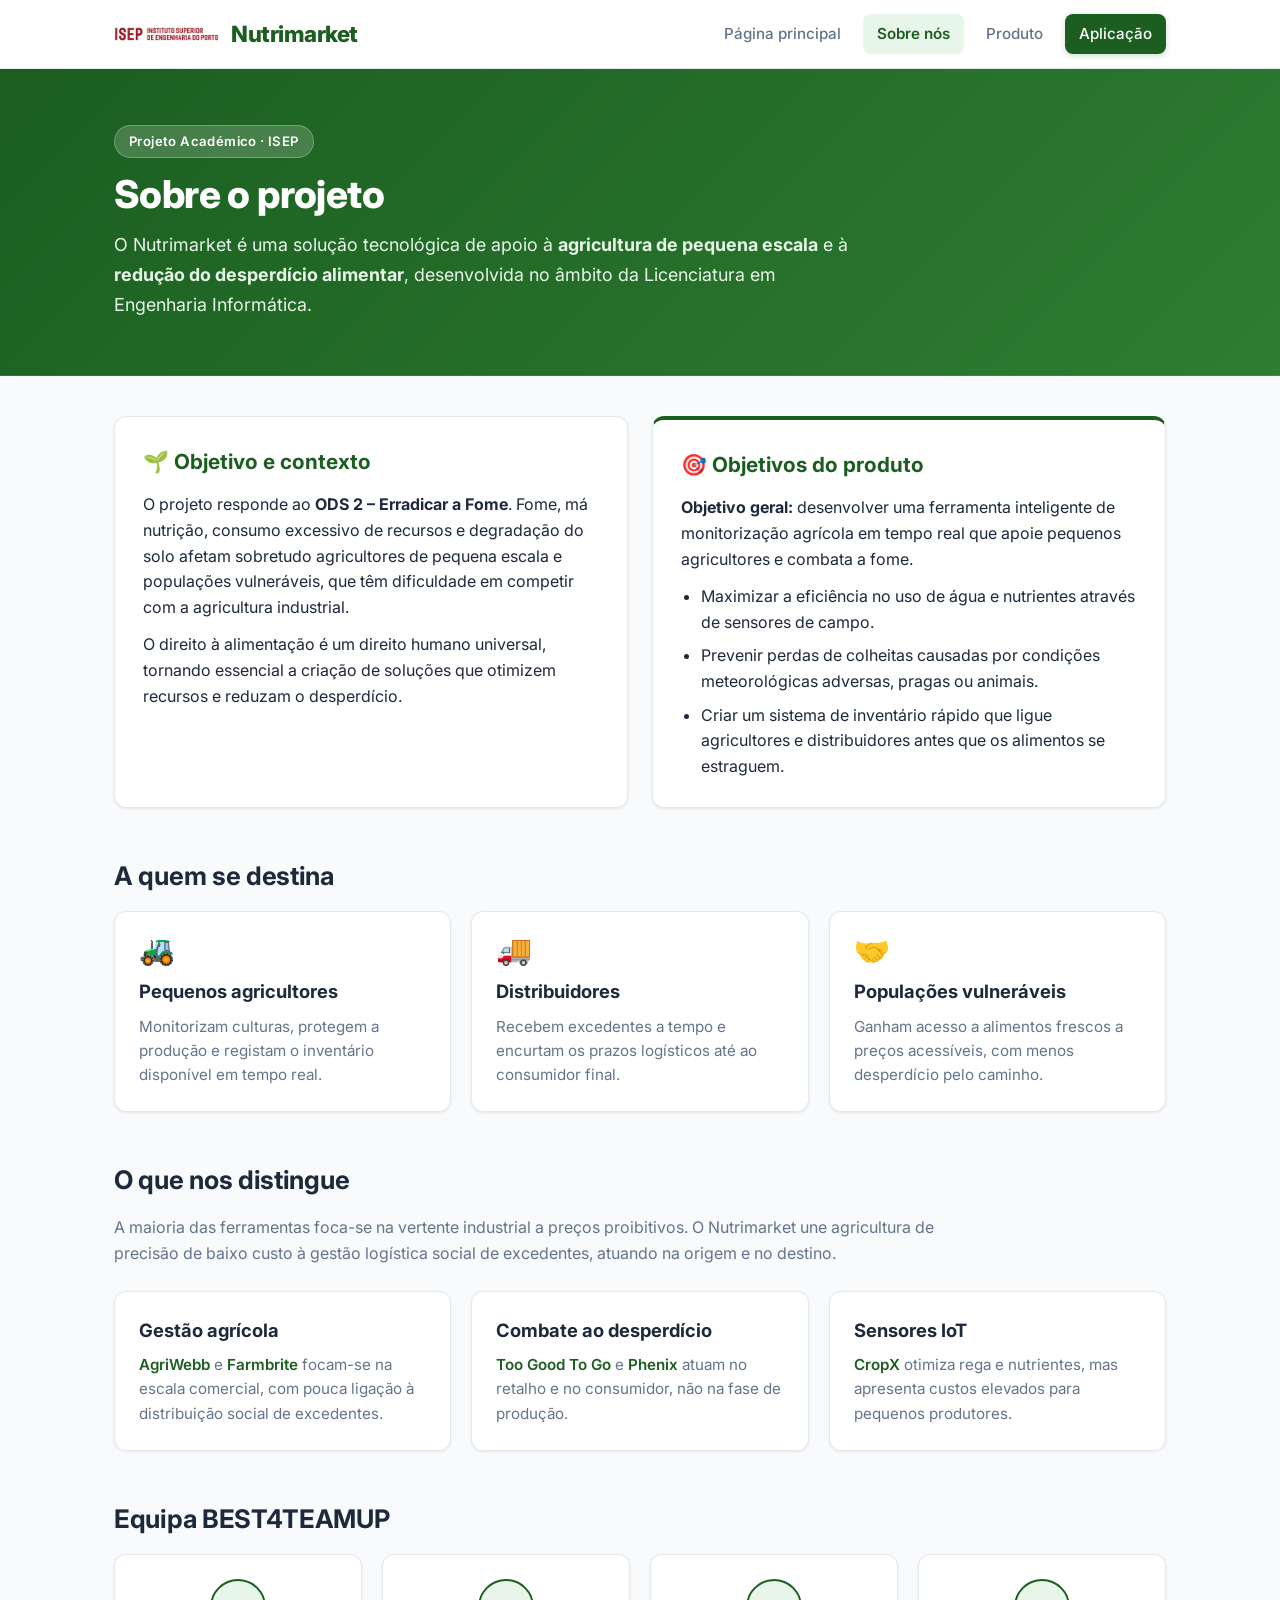
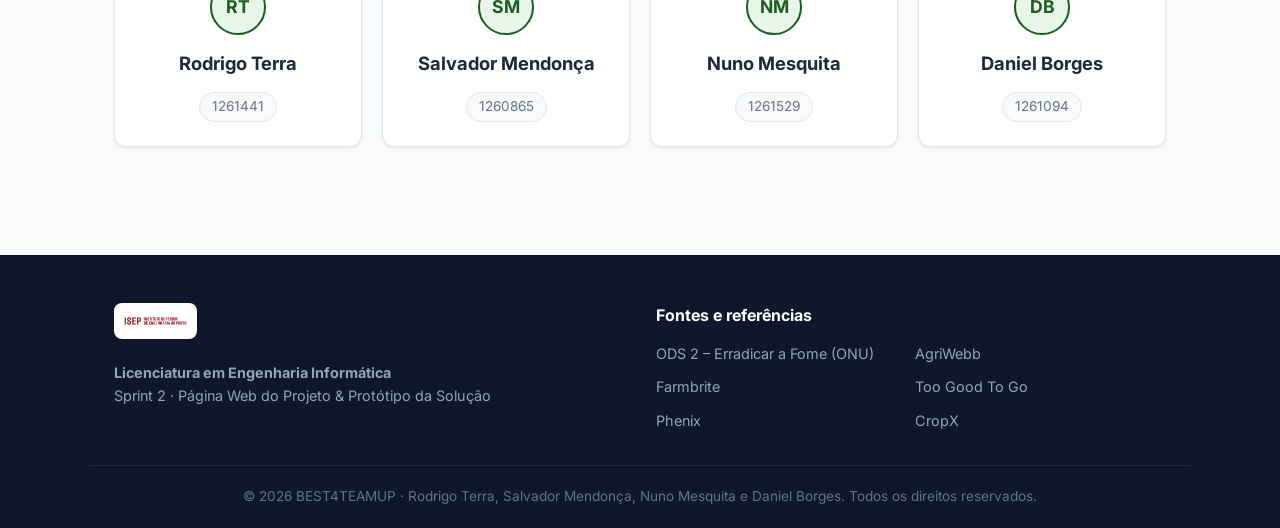
<file: about.html>
<!doctype html>
<html lang="pt">
  <head>
    <meta charset="UTF-8" />
    <meta name="viewport" content="width=device-width, initial-scale=1.0" />
    <title>Nutrimarket - Sobre nós</title>
    <!-- Fonte Google Fonts: Inter -->
    <link rel="preconnect" href="https://fonts.googleapis.com" />
    <link rel="preconnect" href="https://fonts.gstatic.com" crossorigin />
    <link
      href="https://fonts.googleapis.com/css2?family=Inter:wght@400;500;600;700;800&display=swap"
      rel="stylesheet"
    />
    <link rel="stylesheet" href="styles.css" />
    <link rel="stylesheet" href="pages.css" />
  </head>

  <body>
    <div id="grad1">
      <!-- Cabeçalho e Navegação unificados -->
      <header class="site-header">
        <div class="header-container">
          <div class="brand">
            <img
              class="logo-isep"
              src="i3_logo_isep_2023.png"
              alt="Logótipo do ISEP"
              height="40"
            />
            <span class="brand-name">Nutrimarket</span>
          </div>

          <nav class="navigation-bar" aria-label="Navegação principal">
            <a href="index.html" class="nav-link">Página principal</a>
            <a href="about.html" class="nav-link active">Sobre nós</a>
            <a href="products.html" class="nav-link">Produto</a>
            <a href="prototipo.html" class="nav-link btn-highlight">Aplicação</a>
          </nav>
        </div>
      </header>

      <!-- Secção de Destaque (Hero) -->
      <section class="hero-banner">
        <div class="container">
          <span class="badge">Projeto Académico · ISEP</span>
          <h1 class="page-title">Sobre o projeto</h1>
          <p class="hero-subtitle">
            O Nutrimarket é uma solução tecnológica de apoio à
            <strong>agricultura de pequena escala</strong> e à
            <strong>redução do desperdício alimentar</strong>, desenvolvida no
            âmbito da Licenciatura em Engenharia Informática.
          </p>
        </div>
      </section>

      <!-- Conteúdo Principal -->
      <main class="container main-content">
        <!-- Grelha de Contexto e Objetivos -->
        <div class="grid-2-cols">
          <section class="card-section">
            <h2>🌱 Objetivo e contexto</h2>
            <p>
              O projeto responde ao <strong>ODS 2 – Erradicar a Fome</strong>.
              Fome, má nutrição, consumo excessivo de recursos e degradação do
              solo afetam sobretudo agricultores de pequena escala e populações
              vulneráveis, que têm dificuldade em competir com a agricultura
              industrial.
            </p>
            <p>
              O direito à alimentação é um direito humano universal, tornando
              essencial a criação de soluções que otimizem recursos e reduzam o
              desperdício.
            </p>
          </section>

          <section class="card-section highlight-border">
            <h2>🎯 Objetivos do produto</h2>
            <p>
              <strong>Objetivo geral:</strong> desenvolver uma ferramenta
              inteligente de monitorização agrícola em tempo real que apoie
              pequenos agricultores e combata a fome.
            </p>
            <ul class="styled-list">
              <li>
                Maximizar a eficiência no uso de água e nutrientes através de
                sensores de campo.
              </li>
              <li>
                Prevenir perdas de colheitas causadas por condições
                meteorológicas adversas, pragas ou animais.
              </li>
              <li>
                Criar um sistema de inventário rápido que ligue agricultores e
                distribuidores antes que os alimentos se estraguem.
              </li>
            </ul>
          </section>
        </div>

        <!-- Público-Alvo -->
        <section class="block">
          <h2 class="section-heading">A quem se destina</h2>
          <div class="cards-grid cols-3">
            <article class="card">
              <div class="card-icon">🚜</div>
              <h3>Pequenos agricultores</h3>
              <p>
                Monitorizam culturas, protegem a produção e registam o
                inventário disponível em tempo real.
              </p>
            </article>
            <article class="card">
              <div class="card-icon">🚚</div>
              <h3>Distribuidores</h3>
              <p>
                Recebem excedentes a tempo e encurtam os prazos logísticos até
                ao consumidor final.
              </p>
            </article>
            <article class="card">
              <div class="card-icon">🤝</div>
              <h3>Populações vulneráveis</h3>
              <p>
                Ganham acesso a alimentos frescos a preços acessíveis, com menos
                desperdício pelo caminho.
              </p>
            </article>
          </div>
        </section>

        <!-- Diferenciação -->
        <section class="block">
          <h2 class="section-heading">O que nos distingue</h2>
          <p class="section-intro">
            A maioria das ferramentas foca-se na vertente industrial a preços
            proibitivos. O Nutrimarket une agricultura de precisão de baixo
            custo à gestão logística social de excedentes, atuando na origem e
            no destino.
          </p>
          <div class="cards-grid cols-3">
            <article class="card">
              <h3>Gestão agrícola</h3>
              <p>
                <a href="https://www.agriwebb.com" target="_blank" rel="noopener">AgriWebb</a>
                e
                <a href="https://www.farmbrite.com" target="_blank" rel="noopener">Farmbrite</a>
                focam-se na escala comercial, com pouca ligação à distribuição
                social de excedentes.
              </p>
            </article>
            <article class="card">
              <h3>Combate ao desperdício</h3>
              <p>
                <a href="https://www.toogoodtogo.com" target="_blank" rel="noopener">Too Good To Go</a>
                e
                <a href="https://www.wearephenix.com" target="_blank" rel="noopener">Phenix</a>
                atuam no retalho e no consumidor, não na fase de produção.
              </p>
            </article>
            <article class="card">
              <h3>Sensores IoT</h3>
              <p>
                <a href="https://cropx.com" target="_blank" rel="noopener">CropX</a>
                otimiza rega e nutrientes, mas apresenta custos elevados para
                pequenos produtores.
              </p>
            </article>
          </div>
        </section>

        <!-- Equipa -->
        <section class="block">
          <h2 class="section-heading">Equipa BEST4TEAMUP</h2>
          <div class="cards-grid cols-4">
            <article class="card person">
              <div class="avatar">RT</div>
              <h3>Rodrigo Terra</h3>
              <span class="student-id">1261441</span>
            </article>
            <article class="card person">
              <div class="avatar">SM</div>
              <h3>Salvador Mendonça</h3>
              <span class="student-id">1260865</span>
            </article>
            <article class="card person">
              <div class="avatar">NM</div>
              <h3>Nuno Mesquita</h3>
              <span class="student-id">1261529</span>
            </article>
            <article class="card person">
              <div class="avatar">DB</div>
              <h3>Daniel Borges</h3>
              <span class="student-id">1261094</span>
            </article>
          </div>
        </section>
      </main>

      <!-- Rodapé -->
      <footer class="site-footer">
        <div class="container footer-cols">
          <div class="footer-info">
            <img
              class="logo-isep"
              src="i3_logo_isep_2023.png"
              alt="Logótipo do ISEP-UTP"
              height="36"
            />
            <p>
              <strong>Licenciatura em Engenharia Informática</strong><br />
              Sprint 2 · Página Web do Projeto &amp; Protótipo da Solução
            </p>
          </div>
          <div class="footer-links">
            <h3>Fontes e referências</h3>
            <ul class="links">
              <li><a href="https://www.un.org/sustainabledevelopment/hunger/" target="_blank" rel="noopener">ODS 2 – Erradicar a Fome (ONU)</a></li>
              <li><a href="https://www.agriwebb.com" target="_blank" rel="noopener">AgriWebb</a></li>
              <li><a href="https://www.farmbrite.com" target="_blank" rel="noopener">Farmbrite</a></li>
              <li><a href="https://www.toogoodtogo.com" target="_blank" rel="noopener">Too Good To Go</a></li>
              <li><a href="https://www.wearephenix.com" target="_blank" rel="noopener">Phenix</a></li>
              <li><a href="https://cropx.com" target="_blank" rel="noopener">CropX</a></li>
            </ul>
          </div>
        </div>
        <div class="footer-bottom">
          <p class="copy">
            &copy; 2026 BEST4TEAMUP · Rodrigo Terra, Salvador Mendonça, Nuno
            Mesquita e Daniel Borges. Todos os direitos reservados.
          </p>
        </div>
      </footer>
    </div>
  </body>
</html>
</file>
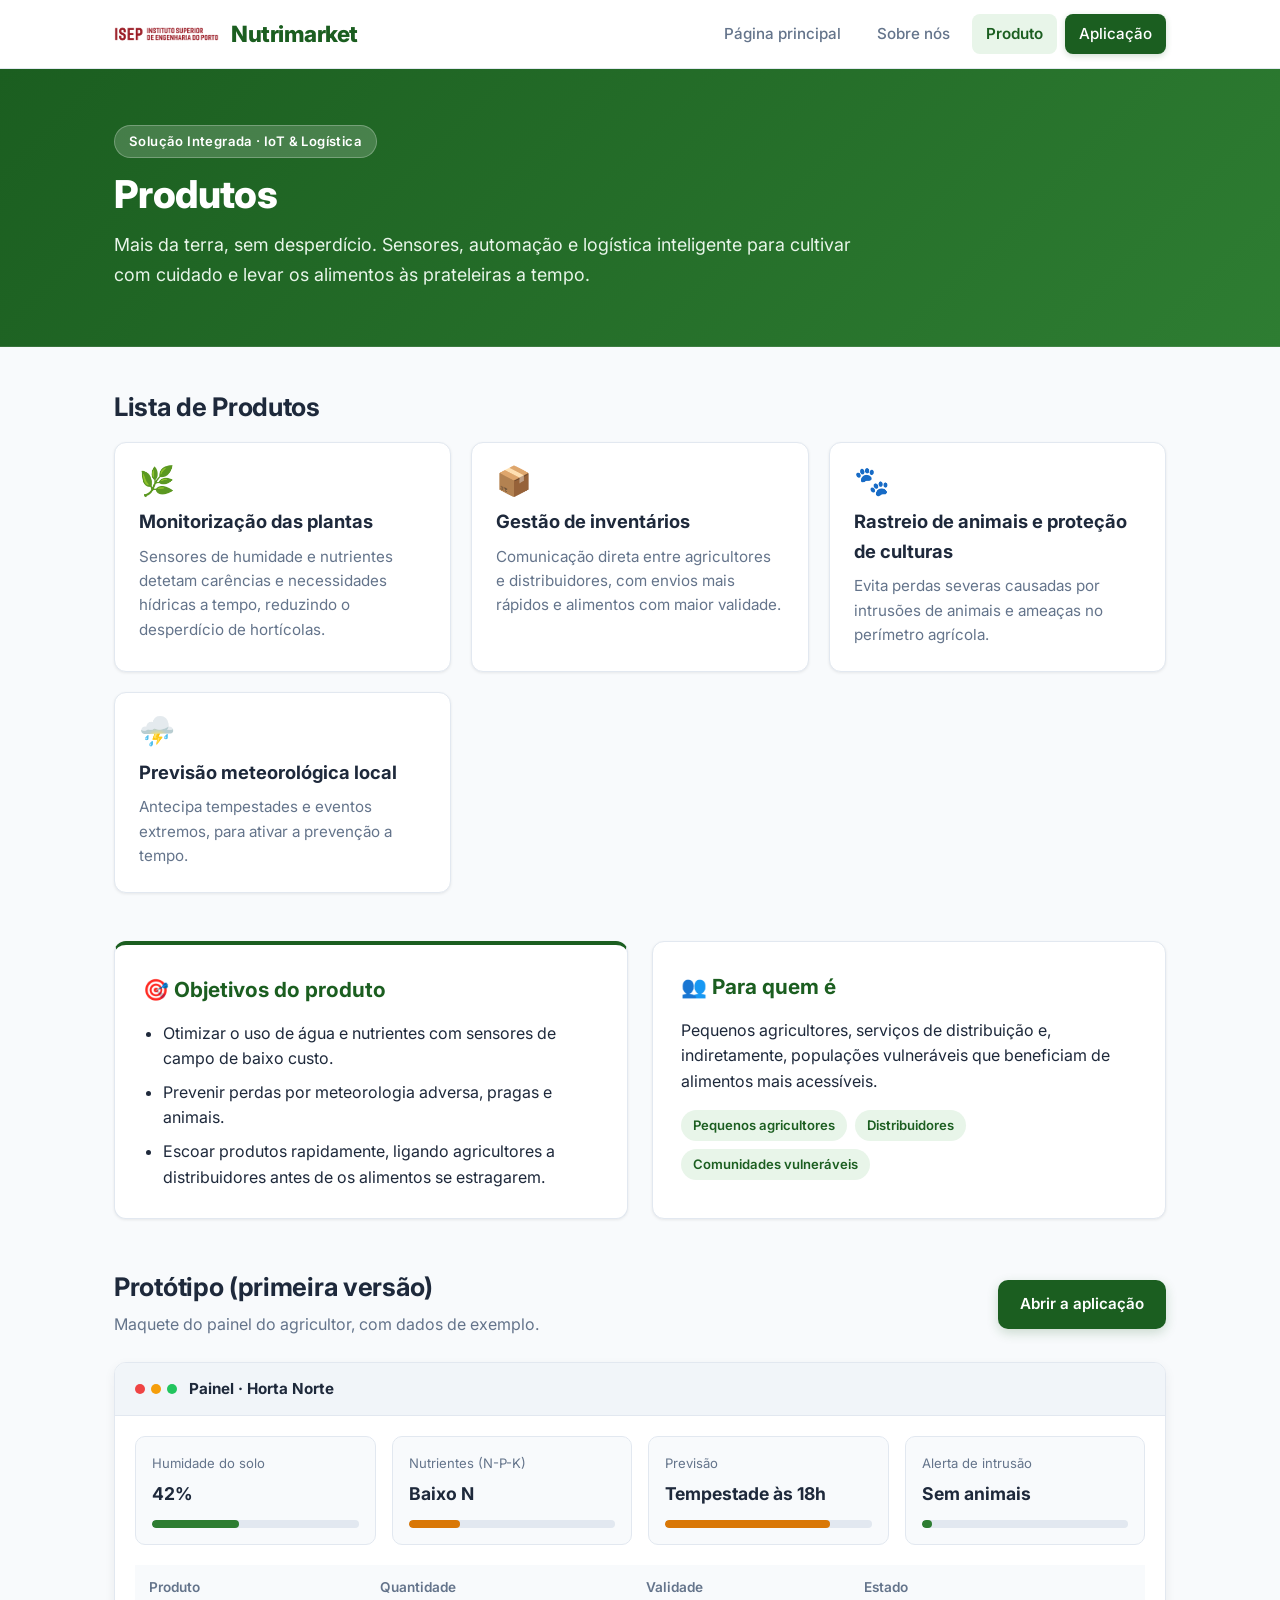
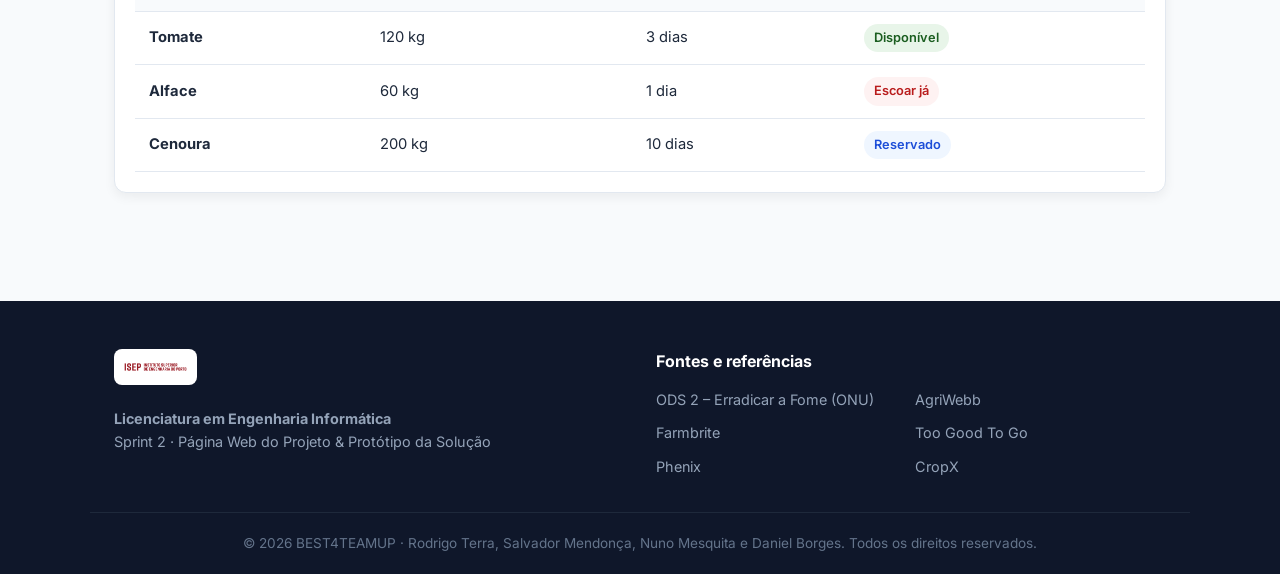
<file: products.html>
<!doctype html>
<html lang="pt">
  <head>
    <meta charset="UTF-8" />
    <meta name="viewport" content="width=device-width, initial-scale=1.0" />
    <title>Nutrimarket - Produtos</title>
    <!-- Fonte Google Fonts: Inter -->
    <link rel="preconnect" href="https://fonts.googleapis.com" />
    <link rel="preconnect" href="https://fonts.gstatic.com" crossorigin />
    <link
      href="https://fonts.googleapis.com/css2?family=Inter:wght@400;500;600;700;800&display=swap"
      rel="stylesheet"
    />
    <link rel="stylesheet" href="styles.css" />
    <link rel="stylesheet" href="pages.css" />
  </head>

  <body>
    <div id="grad1">
      <!-- Cabeçalho & Navegação -->
      <header class="site-header">
        <div class="header-container">
          <div class="brand">
            <img
              class="logo-isep"
              src="i3_logo_isep_2023.png"
              alt="Logótipo do ISEP-UTP"
              height="40"
            />
            <span class="brand-name">Nutrimarket</span>
          </div>

          <nav class="navigation-bar" aria-label="Navegação principal">
            <a href="index.html" class="nav-link">Página principal</a>
            <a href="about.html" class="nav-link">Sobre nós</a>
            <a href="products.html" class="nav-link active">Produto</a>
            <a href="prototipo.html" class="nav-link btn-highlight">Aplicação</a>
          </nav>
        </div>
      </header>

      <!-- Hero Banner -->
      <section class="hero-banner">
        <div class="container">
          <span class="badge">Solução Integrada · IoT &amp; Logística</span>
          <h1 class="page-title">Produtos</h1>
          <p class="hero-subtitle">
            Mais da terra, sem desperdício. Sensores, automação e logística
            inteligente para cultivar com cuidado e levar os alimentos às
            prateleiras a tempo.
          </p>
        </div>
      </section>

      <!-- Conteúdo Principal -->
      <main class="page container main-content">
        <!-- Lista de Produtos em Cartões -->
        <section class="block">
          <h2 class="section-heading">Lista de Produtos</h2>
          <div class="cards-grid cols-2">
            <article class="card">
              <div class="card-icon">🌿</div>
              <h3>Monitorização das plantas</h3>
              <p>
                Sensores de humidade e nutrientes detetam carências e
                necessidades hídricas a tempo, reduzindo o desperdício de
                hortícolas.
              </p>
            </article>

            <article class="card">
              <div class="card-icon">📦</div>
              <h3>Gestão de inventários</h3>
              <p>
                Comunicação direta entre agricultores e distribuidores, com
                envios mais rápidos e alimentos com maior validade.
              </p>
            </article>

            <article class="card">
              <div class="card-icon">🐾</div>
              <h3>Rastreio de animais e proteção de culturas</h3>
              <p>
                Evita perdas severas causadas por intrusões de animais e
                ameaças no perímetro agrícola.
              </p>
            </article>

            <article class="card">
              <div class="card-icon">⛈️</div>
              <h3>Previsão meteorológica local</h3>
              <p>
                Antecipa tempestades e eventos extremos, para ativar a prevenção
                a tempo.
              </p>
            </article>
          </div>
        </section>

        <!-- Objetivos do Produto & Para Quem É -->
        <div class="grid-2-cols">
          <section class="card-section highlight-border">
            <h2>🎯 Objetivos do produto</h2>
            <ul class="styled-list">
              <li>
                Otimizar o uso de água e nutrientes com sensores de campo de
                baixo custo.
              </li>
              <li>
                Prevenir perdas por meteorologia adversa, pragas e animais.
              </li>
              <li>
                Escoar produtos rapidamente, ligando agricultores a
                distribuidores antes de os alimentos se estragarem.
              </li>
            </ul>
          </section>

          <section class="card-section">
            <h2>👥 Para quem é</h2>
            <p>
              Pequenos agricultores, serviços de distribuição e, indiretamente,
              populações vulneráveis que beneficiam de alimentos mais
              acessíveis.
            </p>
            <div class="audience-tags">
              <span class="mini-tag">Pequenos agricultores</span>
              <span class="mini-tag">Distribuidores</span>
              <span class="mini-tag">Comunidades vulneráveis</span>
            </div>
          </section>
        </div>

        <!-- Protótipo / Maquete do Painel -->
        <section class="block">
          <div class="prototype-header">
            <div>
              <h2 class="section-heading">Protótipo (primeira versão)</h2>
              <p class="section-intro">
                Maquete do painel do agricultor, com dados de exemplo.
              </p>
            </div>
            <a class="btn-app primary-btn" href="prototipo.html">
              Abrir a aplicação
            </a>
          </div>

          <div
            class="mockup"
            role="region"
            aria-label="Maquete do painel do Nutrimarket"
          >
            <div class="mock-bar">
              <span class="mock-dots" aria-hidden="true"><i></i><i></i><i></i></span>
              <strong>Painel · Horta Norte</strong>
            </div>

            <div class="mock-grid">
              <div class="mock-tile">
                <small>Humidade do solo</small>
                <strong>42%</strong>
                <div class="meter"><i style="width: 42%"></i></div>
              </div>

              <div class="mock-tile">
                <small>Nutrientes (N-P-K)</small>
                <strong>Baixo N</strong>
                <div class="meter warn"><i style="width: 25%"></i></div>
              </div>

              <div class="mock-tile">
                <small>Previsão</small>
                <strong>Tempestade às 18h</strong>
                <div class="meter warn"><i style="width: 80%"></i></div>
              </div>

              <div class="mock-tile">
                <small>Alerta de intrusão</small>
                <strong>Sem animais</strong>
                <div class="meter"><i style="width: 5%"></i></div>
              </div>
            </div>

            <div class="mock-table-wrap">
              <table class="mock-table">
                <thead>
                  <tr>
                    <th>Produto</th>
                    <th>Quantidade</th>
                    <th>Validade</th>
                    <th>Estado</th>
                  </tr>
                </thead>
                <tbody>
                  <tr>
                    <td><strong>Tomate</strong></td>
                    <td>120 kg</td>
                    <td>3 dias</td>
                    <td><span class="status-badge ok">Disponível</span></td>
                  </tr>
                  <tr>
                    <td><strong>Alface</strong></td>
                    <td>60 kg</td>
                    <td>1 dia</td>
                    <td><span class="status-badge urgent">Escoar já</span></td>
                  </tr>
                  <tr>
                    <td><strong>Cenoura</strong></td>
                    <td>200 kg</td>
                    <td>10 dias</td>
                    <td><span class="status-badge reserved">Reservado</span></td>
                  </tr>
                </tbody>
              </table>
            </div>
          </div>
        </section>
      </main>

      <!-- Rodapé -->
      <footer class="site-footer">
        <div class="container footer-cols">
          <div class="footer-info">
            <img
              class="logo-isep"
              src="i3_logo_isep_2023.png"
              alt="Logótipo do ISEP-UTP"
              height="36"
            />
            <p>
              <strong>Licenciatura em Engenharia Informática</strong><br />
              Sprint 2 · Página Web do Projeto &amp; Protótipo da Solução
            </p>
          </div>
          <div class="footer-links">
            <h3>Fontes e referências</h3>
            <ul class="links">
              <li><a href="https://www.un.org/sustainabledevelopment/hunger/" target="_blank" rel="noopener">ODS 2 – Erradicar a Fome (ONU)</a></li>
              <li><a href="https://www.agriwebb.com" target="_blank" rel="noopener">AgriWebb</a></li>
              <li><a href="https://www.farmbrite.com" target="_blank" rel="noopener">Farmbrite</a></li>
              <li><a href="https://www.toogoodtogo.com" target="_blank" rel="noopener">Too Good To Go</a></li>
              <li><a href="https://www.wearephenix.com" target="_blank" rel="noopener">Phenix</a></li>
              <li><a href="https://cropx.com" target="_blank" rel="noopener">CropX</a></li>
            </ul>
          </div>
        </div>
        <div class="footer-bottom">
          <p class="copy">
            &copy; 2026 BEST4TEAMUP · Rodrigo Terra, Salvador Mendonça, Nuno
            Mesquita e Daniel Borges. Todos os direitos reservados.
          </p>
        </div>
      </footer>
    </div>
  </body>
</html>
</file>
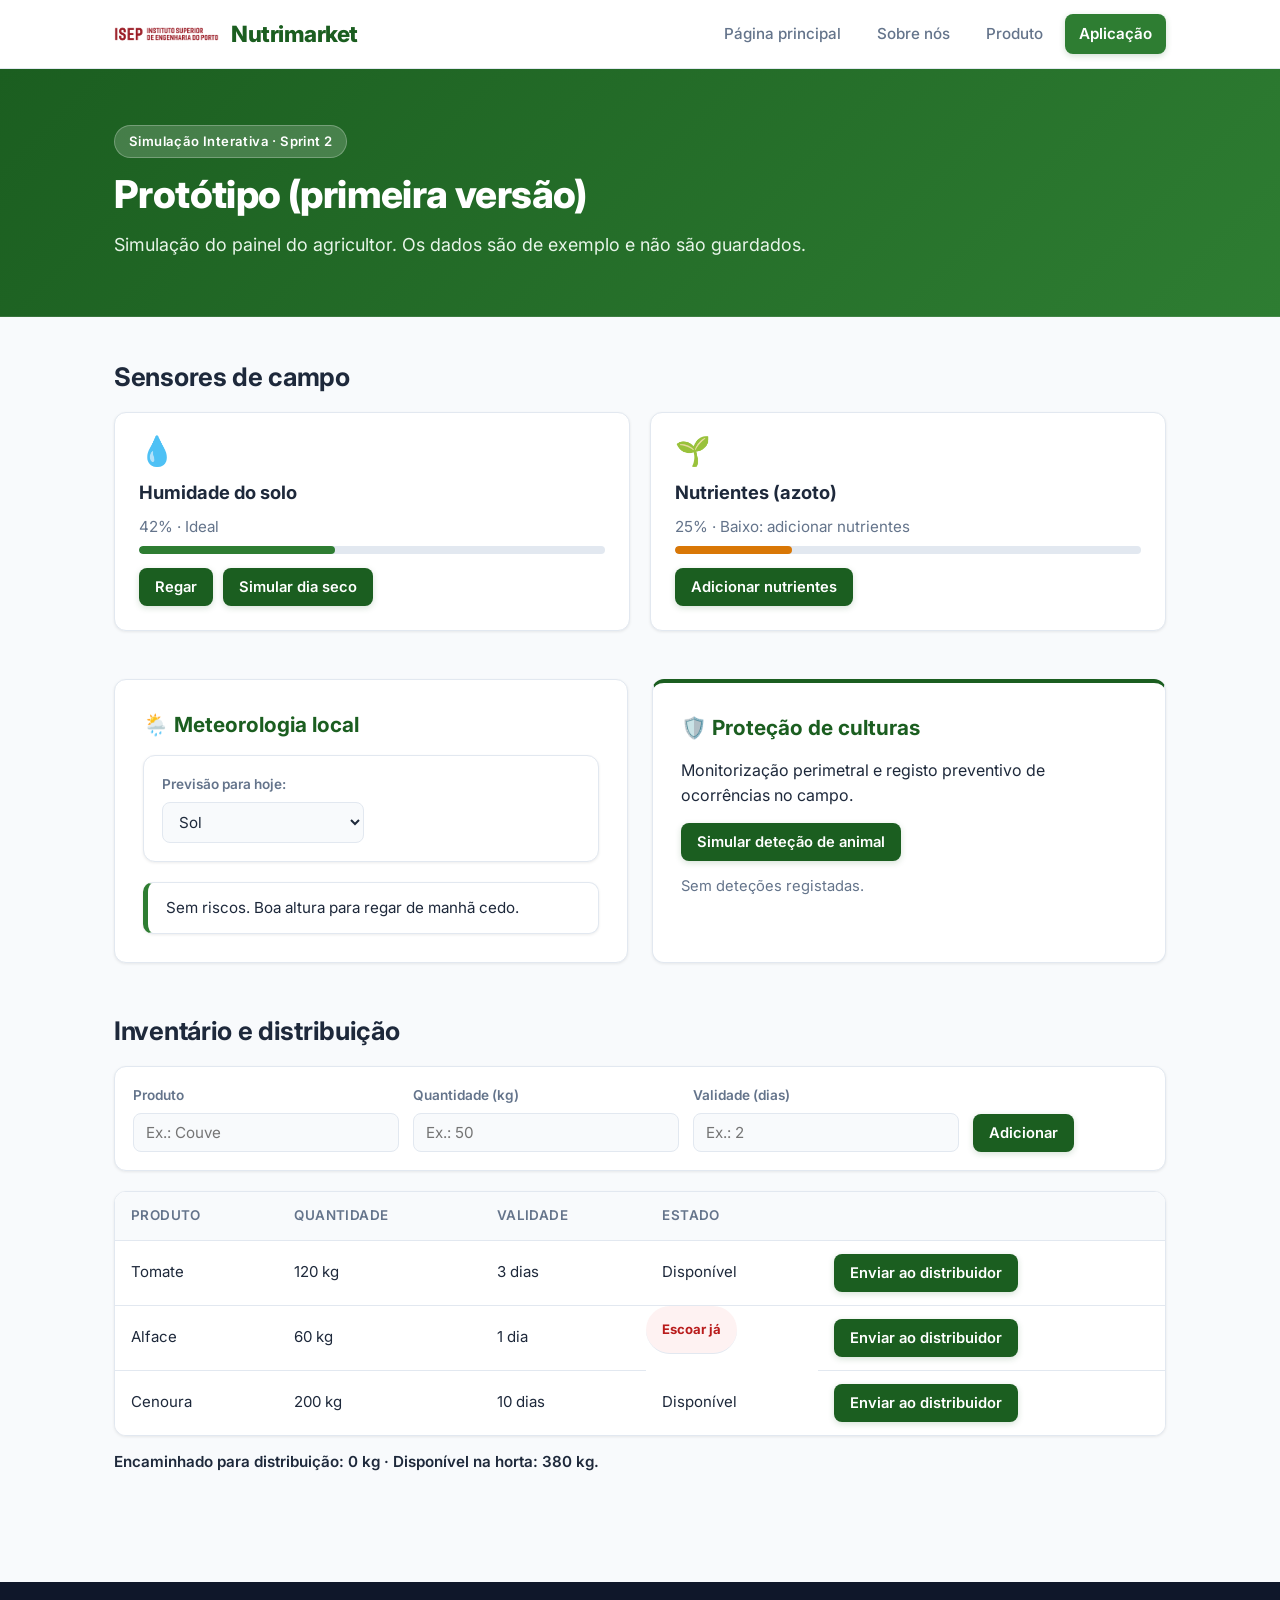
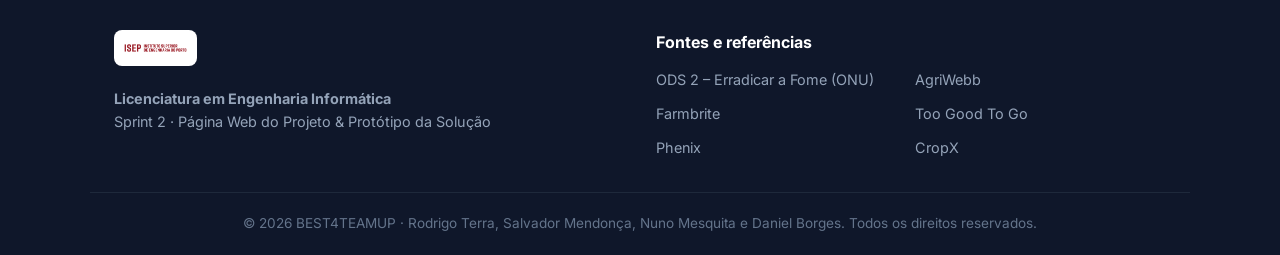
<file: prototipo.html>
<!doctype html>
<html lang="pt">
  <head>
    <meta charset="UTF-8" />
    <meta name="viewport" content="width=device-width, initial-scale=1.0" />
    <title>Nutrimarket - Protótipo</title>
    <!-- Fonte Google Fonts: Inter -->
    <link rel="preconnect" href="https://fonts.googleapis.com" />
    <link rel="preconnect" href="https://fonts.gstatic.com" crossorigin />
    <link
      href="https://fonts.googleapis.com/css2?family=Inter:wght@400;500;600;700;800&display=swap"
      rel="stylesheet"
    />
    <link rel="stylesheet" href="styles.css" />
    <link rel="stylesheet" href="pages.css" />
    <link rel="stylesheet" href="prototipo.css" />
  </head>

  <body>
    <div id="grad1">
      <!-- Cabeçalho & Navegação -->
      <header class="site-header">
        <div class="header-container">
          <div class="brand">
            <img
              class="logo-isep"
              src="i3_logo_isep_2023.png"
              alt="Logótipo do ISEP-UTP"
              height="40"
            />
            <span class="brand-name">Nutrimarket</span>
          </div>

          <nav class="navigation-bar" aria-label="Navegação principal">
            <a href="index.html" class="nav-link">Página principal</a>
            <a href="about.html" class="nav-link">Sobre nós</a>
            <a href="products.html" class="nav-link">Produto</a>
            <a href="prototipo.html" class="nav-link active btn-highlight">Aplicação</a>
          </nav>
        </div>
      </header>

      <!-- Hero Banner -->
      <section class="hero-banner">
        <div class="container">
          <span class="badge">Simulação Interativa · Sprint 2</span>
          <h1 class="page-title">Protótipo (primeira versão)</h1>
          <p class="hero-subtitle">
            Simulação do painel do agricultor. Os dados são de exemplo e não são
            guardados.
          </p>
        </div>
      </section>

      <!-- Conteúdo Principal -->
      <main class="page container main-content">
        <!-- Sensores de campo -->
        <section class="block">
          <h2 class="section-heading">Sensores de campo</h2>
          <div class="cards cards-grid cols-2">
            <article class="card">
              <div class="card-icon">💧</div>
              <h3>Humidade do solo</h3>
              <p id="txt-humidade"></p>
              <div class="meter" id="bar-humidade"><i></i></div>
              <div class="acoes">
                <button class="act" id="btn-regar" type="button">Regar</button>
                <button class="act" id="btn-sol" type="button">Simular dia seco</button>
              </div>
            </article>

            <article class="card">
              <div class="card-icon">🌱</div>
              <h3>Nutrientes (azoto)</h3>
              <p id="txt-nutrientes"></p>
              <div class="meter" id="bar-nutrientes"><i></i></div>
              <div class="acoes">
                <button class="act" id="btn-adubar" type="button">Adicionar nutrientes</button>
              </div>
            </article>
          </div>
        </section>

        <!-- Meteorologia e Proteção de culturas -->
        <div class="grid-2-cols">
          <section class="card-section">
            <h2>🌦️ Meteorologia local</h2>
            <div class="form-inv">
              <label for="sel-tempo">
                Previsão para hoje:
                <select id="sel-tempo">
                  <option value="sol">Sol</option>
                  <option value="chuva">Chuva forte</option>
                  <option value="tempestade">Tempestade às 18h</option>
                  <option value="geada">Geada durante a noite</option>
                </select>
              </label>
            </div>
            <p class="alerta" id="txt-tempo" role="status"></p>
          </section>

          <section class="card-section highlight-border">
            <h2>🛡️ Proteção de culturas</h2>
            <p>Monitorização perimetral e registo preventivo de ocorrências no campo.</p>
            <div class="acoes">
              <button class="act" id="btn-animal" type="button">Simular deteção de animal</button>
            </div>
            <ul class="styled-list" id="lista-animais"></ul>
            <p id="txt-animais-vazio">Sem deteções registadas.</p>
          </section>
        </div>

        <!-- Inventário e distribuição -->
        <section class="block">
          <h2 class="section-heading">Inventário e distribuição</h2>
          <form id="form-produto" class="form-inv">
            <label>
              Produto
              <input id="in-produto" type="text" required maxlength="30" placeholder="Ex.: Couve" />
            </label>
            <label>
              Quantidade (kg)
              <input id="in-kg" type="number" min="1" required placeholder="Ex.: 50" />
            </label>
            <label>
              Validade (dias)
              <input id="in-dias" type="number" min="0" required placeholder="Ex.: 2" />
            </label>
            <button class="act" type="submit">Adicionar</button>
          </form>

          <div class="tabela-wrap">
            <table class="mock-table">
              <thead>
                <tr>
                  <th>Produto</th>
                  <th>Quantidade</th>
                  <th>Validade</th>
                  <th>Estado</th>
                  <th></th>
                </tr>
              </thead>
              <tbody id="corpo-inventario"></tbody>
            </table>
          </div>
          <p id="txt-resumo"></p>
        </section>
      </main>

      <!-- Rodapé -->
      <footer class="site-footer">
        <div class="container footer-cols">
          <div class="footer-info">
            <img
              class="logo-isep"
              src="i3_logo_isep_2023.png"
              alt="Logótipo do ISEP-UTP"
              height="36"
            />
            <p>
              <strong>Licenciatura em Engenharia Informática</strong><br />
              Sprint 2 · Página Web do Projeto &amp; Protótipo da Solução
            </p>
          </div>
          <div class="footer-links">
            <h3>Fontes e referências</h3>
            <ul class="links">
              <li><a href="https://www.un.org/sustainabledevelopment/hunger/" target="_blank" rel="noopener">ODS 2 – Erradicar a Fome (ONU)</a></li>
              <li><a href="https://www.agriwebb.com" target="_blank" rel="noopener">AgriWebb</a></li>
              <li><a href="https://www.farmbrite.com" target="_blank" rel="noopener">Farmbrite</a></li>
              <li><a href="https://www.toogoodtogo.com" target="_blank" rel="noopener">Too Good To Go</a></li>
              <li><a href="https://www.wearephenix.com" target="_blank" rel="noopener">Phenix</a></li>
              <li><a href="https://cropx.com" target="_blank" rel="noopener">CropX</a></li>
            </ul>
          </div>
        </div>
        <div class="footer-bottom">
          <p class="copy">
            &copy; 2026 BEST4TEAMUP · Rodrigo Terra, Salvador Mendonça, Nuno
            Mesquita e Daniel Borges. Todos os direitos reservados.
          </p>
        </div>
      </footer>
    </div>
    <script src="prototipo.js"></script>
  </body>
</html>
</file>
<file: styles.css>
/* =========================================
   ESTILOS GLOBAIS (styles.css)
   ========================================= */
:root {
  --primary: #1b5e20;       /* Verde escuro agrícola */
  --primary-light: #2e7d32;
  --accent: #e8f5e9;        /* Verde muito suave para fundos */
  --bg-page: #f8fafc;       /* Cinzento quase branco */
  --bg-card: #ffffff;
  --text-main: #1e293b;
  --text-muted: #64748b;
  --border-color: #e2e8f0;
  --shadow-sm: 0 1px 3px rgba(0, 0, 0, 0.08);
  --shadow-md: 0 4px 12px rgba(0, 0, 0, 0.06);
  --radius: 12px;
}

* {
  box-sizing: border-box;
  margin: 0;
  padding: 0;
}

html {
  scroll-behavior: smooth;
}

body {
  font-family: 'Inter', -apple-system, BlinkMacSystemFont, sans-serif;
  background-color: var(--bg-page);
  color: var(--text-main);
  line-height: 1.6;
  min-height: 100vh;
}

#grad1 {
  min-height: 100vh;
  display: flex;
  flex-direction: column;
}

.main-content {
  flex: 1;
  width: 100%;
}

.container {
  max-width: 1100px;
  margin: 0 auto;
  padding: 0 24px;
}

/* =========================================
   CABEÇALHO E NAVEGAÇÃO
   ========================================= */
.site-header {
  background-color: rgba(255, 255, 255, 0.95);
  backdrop-filter: blur(8px);
  border-bottom: 1px solid var(--border-color);
  position: sticky;
  top: 0;
  z-index: 100;
}

.header-container {
  max-width: 1100px;
  margin: 0 auto;
  padding: 14px 24px;
  display: flex;
  justify-content: space-between;
  align-items: center;
  flex-wrap: wrap;
  gap: 16px;
}

.brand {
  display: flex;
  align-items: center;
  gap: 12px;
}

.brand-name {
  font-size: 1.4rem;
  font-weight: 800;
  color: var(--primary);
  letter-spacing: -0.5px;
}

.navigation-bar {
  display: flex;
  flex-wrap: wrap;
  gap: 8px;
  align-items: center;
}

.nav-link {
  text-decoration: none;
  color: var(--text-muted);
  font-weight: 500;
  font-size: 0.95rem;
  padding: 8px 14px;
  border-radius: 8px;
  transition: all 0.2s ease;
}

.nav-link:hover {
  color: var(--primary);
  background-color: var(--accent);
}

.nav-link.active {
  color: var(--primary);
  background-color: var(--accent);
  font-weight: 600;
}

.nav-link.btn-highlight {
  background-color: var(--primary);
  color: #ffffff;
  box-shadow: 0 2px 6px rgba(27, 94, 32, 0.2);
}

.nav-link.btn-highlight:hover,
.nav-link.btn-highlight.active {
  background-color: var(--primary-light);
  color: #ffffff;
}

/* =========================================
   RODAPÉ GLOBAL
   ========================================= */
.site-footer {
  background-color: #0f172a;
  color: #cbd5e1;
  padding-top: 48px;
  margin-top: 60px;
}

.footer-cols {
  display: grid;
  grid-template-columns: repeat(auto-fit, minmax(250px, 1fr));
  gap: 32px;
  padding-bottom: 32px;
  border-bottom: 1px solid #1e293b;
}

.site-footer .logo-isep {
  background-color: #ffffff;
  padding: 6px 10px;
  border-radius: 8px;
}

.footer-info p {
  margin-top: 14px;
  font-size: 0.9rem;
  color: #94a3b8;
}

.footer-links h3 {
  color: #ffffff;
  font-size: 1rem;
  margin-bottom: 12px;
}

.links {
  list-style: none;
  display: grid;
  grid-template-columns: 1fr 1fr;
  gap: 8px;
}

.links a {
  color: #94a3b8;
  text-decoration: none;
  font-size: 0.9rem;
  transition: color 0.2s;
}

.links a:hover {
  color: #ffffff;
}

.footer-bottom {
  text-align: center;
  padding: 20px 24px;
  font-size: 0.85rem;
  color: #64748b;
}

@media (max-width: 600px) {
  .links {
    grid-template-columns: 1fr;
  }
}
</file>
<file: pages.css>
/* =========================================
   1. HERO BANNER (Sobre nós / Produtos / Protótipo)
   ========================================= */
.hero-banner {
  background: linear-gradient(135deg, var(--primary) 0%, var(--primary-light) 100%);
  color: #ffffff;
  padding: 56px 0;
  margin-bottom: 40px;
  border-bottom: 1px solid rgba(255, 255, 255, 0.12);
}

.hero-banner .badge {
  display: inline-block;
  background-color: rgba(255, 255, 255, 0.18);
  color: #ffffff;
  border: 1px solid rgba(255, 255, 255, 0.25);
  padding: 5px 14px;
  border-radius: 999px;
  font-size: 0.82rem;
  font-weight: 600;
  margin-bottom: 14px;
  letter-spacing: 0.4px;
}

.hero-banner .page-title {
  font-size: 2.4rem;
  font-weight: 800;
  color: #ffffff;
  line-height: 1.15;
  margin-bottom: 14px;
  letter-spacing: -0.6px;
}

.hero-banner .hero-subtitle {
  font-size: 1.12rem;
  max-width: 750px;
  color: #e8f5e9;
  line-height: 1.65;
  margin-bottom: 0;
}

/* =========================================
   2. HERO SECTION (Página Principal / index.html)
   ========================================= */
.hero-section {
  display: grid;
  grid-template-columns: 1.1fr 0.9fr;
  gap: 48px;
  align-items: center;
  padding: 56px 0 72px 0;
}

.hero-content {
  display: flex;
  flex-direction: column;
  align-items: flex-start;
}

.hero-section .badge {
  display: inline-block;
  background-color: var(--accent);
  color: var(--primary);
  border: 1px solid #c8e6c9;
  padding: 6px 14px;
  border-radius: 999px;
  font-size: 0.84rem;
  font-weight: 600;
  margin-bottom: 16px;
}

.hero-section .page-title {
  font-size: 2.8rem;
  font-weight: 800;
  color: var(--text-main);
  line-height: 1.15;
  margin-bottom: 16px;
  letter-spacing: -1px;
}

.hero-section .hero-subtitle {
  font-size: 1.12rem;
  color: var(--text-muted);
  margin-bottom: 30px;
  line-height: 1.7;
}

.hero-actions {
  display: flex;
  gap: 14px;
  flex-wrap: wrap;
}

.hero-image-container {
  width: 100%;
}

.hero-image {
  width: 100%;
  height: auto;
  border-radius: var(--radius);
  box-shadow: var(--shadow-md);
  object-fit: cover;
  border: 1px solid var(--border-color);
  transition: transform 0.3s ease, box-shadow 0.3s ease;
}

.hero-image:hover {
  transform: translateY(-3px) scale(1.01);
}

/* Botões de Ação */
.btn-app {
  display: inline-flex;
  align-items: center;
  justify-content: center;
  padding: 12px 22px;
  border-radius: 10px;
  font-weight: 600;
  text-decoration: none;
  transition: all 0.2s ease;
  font-size: 0.95rem;
}

.primary-btn {
  background-color: var(--primary);
  color: #ffffff;
  box-shadow: 0 4px 12px rgba(27, 94, 32, 0.2);
}

.primary-btn:hover {
  background-color: var(--primary-light);
  transform: translateY(-2px);
}

.secondary-btn {
  background-color: var(--bg-card);
  color: var(--primary);
  border: 1px solid var(--border-color);
}

.secondary-btn:hover {
  background-color: var(--accent);
  border-color: #c8e6c9;
  transform: translateY(-2px);
}

/* =========================================
   3. SECÇÕES, GRELHAS E CARTÕES
   ========================================= */
.features-overview {
  padding: 40px 0 56px 0;
  border-top: 1px solid var(--border-color);
}

.section-header-center {
  text-align: center;
  max-width: 620px;
  margin: 0 auto 36px auto;
}

.section-header-center h2 {
  font-size: 2rem;
  color: var(--text-main);
  margin-bottom: 8px;
  font-weight: 700;
  letter-spacing: -0.4px;
}

.section-header-center p {
  color: var(--text-muted);
  font-size: 1.02rem;
}

.block {
  margin-bottom: 48px;
}

.section-heading {
  font-size: 1.6rem;
  color: var(--text-main);
  margin-bottom: 14px;
  font-weight: 700;
  letter-spacing: -0.3px;
}

.section-intro {
  color: var(--text-muted);
  max-width: 820px;
  margin-bottom: 24px;
  font-size: 1rem;
}

.grid-2-cols {
  display: grid;
  grid-template-columns: repeat(auto-fit, minmax(300px, 1fr));
  gap: 24px;
  margin-bottom: 48px;
}

.card-section {
  background: var(--bg-card);
  padding: 28px;
  border-radius: var(--radius);
  border: 1px solid var(--border-color);
  box-shadow: var(--shadow-sm);
}

.card-section h2 {
  font-size: 1.3rem;
  margin-bottom: 14px;
  color: var(--primary);
}

.card-section p {
  margin-bottom: 12px;
  color: var(--text-main);
}

.card-section p:last-child {
  margin-bottom: 0;
}

.highlight-border {
  border-top: 4px solid var(--primary);
}

.styled-list {
  padding-left: 20px;
  color: var(--text-main);
}

.styled-list li {
  margin-bottom: 8px;
}

.styled-list li:last-child {
  margin-bottom: 0;
}

/* Grelhas de Cartões */
.cards-grid {
  display: grid;
  gap: 20px;
}

.cols-2 {
  grid-template-columns: repeat(auto-fit, minmax(300px, 1fr));
}

.cols-3 {
  grid-template-columns: repeat(auto-fit, minmax(280px, 1fr));
}

.cols-4 {
  grid-template-columns: repeat(auto-fit, minmax(210px, 1fr));
}

.card {
  background: var(--bg-card);
  padding: 24px;
  border-radius: var(--radius);
  border: 1px solid var(--border-color);
  box-shadow: var(--shadow-sm);
  transition: transform 0.2s ease, box-shadow 0.2s ease, border-color 0.2s ease;
}

.card:hover {
  transform: translateY(-4px);
  box-shadow: var(--shadow-md);
  border-color: #cbd5e1;
}

.feature-card {
  border-top: 3px solid var(--primary-light);
}

.card-icon {
  font-size: 1.8rem;
  margin-bottom: 12px;
  line-height: 1;
}

.card h3 {
  font-size: 1.15rem;
  margin-bottom: 8px;
  color: var(--text-main);
}

.card p {
  font-size: 0.95rem;
  color: var(--text-muted);
}

.card a {
  color: var(--primary);
  font-weight: 600;
  text-decoration: none;
}

.card a:hover {
  text-decoration: underline;
}

/* Cartões da Equipa */
.card.person {
  text-align: center;
  display: flex;
  flex-direction: column;
  align-items: center;
}

.avatar {
  width: 56px;
  height: 56px;
  border-radius: 50%;
  background: var(--accent);
  color: var(--primary);
  font-weight: 700;
  font-size: 1.1rem;
  display: flex;
  align-items: center;
  justify-content: center;
  margin-bottom: 14px;
  border: 2px solid var(--primary);
}

.student-id {
  font-size: 0.85rem;
  color: var(--text-muted);
  background: var(--bg-page);
  padding: 3px 12px;
  border-radius: 999px;
  margin-top: 6px;
  border: 1px solid var(--border-color);
}

/* =========================================
   4. PÁGINA DE PRODUTOS E MAQUETE
   ========================================= */
.audience-tags {
  display: flex;
  flex-wrap: wrap;
  gap: 8px;
  margin-top: 16px;
}

.mini-tag {
  background-color: var(--accent);
  color: var(--primary);
  font-size: 0.82rem;
  font-weight: 600;
  padding: 5px 12px;
  border-radius: 999px;
}

.prototype-header {
  display: flex;
  justify-content: space-between;
  align-items: center;
  flex-wrap: wrap;
  gap: 16px;
  margin-bottom: 20px;
}

.prototype-header .section-heading,
.prototype-header .section-intro {
  margin-bottom: 4px;
}

/* Maquete do Painel */
.mockup {
  background: var(--bg-card);
  border: 1px solid var(--border-color);
  border-radius: var(--radius);
  box-shadow: var(--shadow-md);
  overflow: hidden;
}

.mock-bar {
  display: flex;
  align-items: center;
  gap: 12px;
  padding: 14px 20px;
  background-color: #f1f5f9;
  border-bottom: 1px solid var(--border-color);
  color: var(--text-main);
  font-size: 0.95rem;
}

.mock-dots {
  display: inline-flex;
  gap: 6px;
}

.mock-dots i {
  width: 10px;
  height: 10px;
  border-radius: 50%;
  background-color: #cbd5e1;
  display: block;
}

.mock-dots i:nth-child(1) {
  background-color: #ef4444;
}

.mock-dots i:nth-child(2) {
  background-color: #f59e0b;
}

.mock-dots i:nth-child(3) {
  background-color: #22c55e;
}

.mock-grid {
  display: grid;
  grid-template-columns: repeat(auto-fit, minmax(200px, 1fr));
  gap: 16px;
  padding: 20px;
}

.mock-tile {
  background-color: var(--bg-page);
  border: 1px solid var(--border-color);
  border-radius: 10px;
  padding: 16px;
  display: flex;
  flex-direction: column;
  gap: 6px;
}

.mock-tile small {
  color: var(--text-muted);
  font-size: 0.82rem;
}

.mock-tile strong {
  font-size: 1.1rem;
  color: var(--text-main);
}

.meter {
  width: 100%;
  height: 8px;
  background-color: #e2e8f0;
  border-radius: 999px;
  overflow: hidden;
  margin-top: 6px;
}

.meter i {
  display: block;
  height: 100%;
  background-color: var(--primary-light);
  border-radius: 999px;
  transition: width 0.3s ease;
}

.meter.warn i {
  background-color: #d97706;
}

/* Tabela da Maquete */
.mock-table-wrap {
  padding: 0 20px 20px 20px;
  overflow-x: auto;
}

.mock-table {
  width: 100%;
  border-collapse: collapse;
  font-size: 0.92rem;
}

.mock-table th,
.mock-table td {
  padding: 12px 14px;
  text-align: left;
  border-bottom: 1px solid var(--border-color);
}

.mock-table th {
  background-color: var(--bg-page);
  color: var(--text-muted);
  font-weight: 600;
  font-size: 0.85rem;
}

.mock-table tbody tr:hover {
  background-color: #f8fafc;
}

.status-badge {
  display: inline-block;
  padding: 4px 10px;
  border-radius: 999px;
  font-size: 0.8rem;
  font-weight: 600;
}

.status-badge.ok {
  background-color: var(--accent);
  color: var(--primary);
}

.status-badge.urgent {
  background-color: #fef2f2;
  color: #b91c1c;
}

.status-badge.reserved {
  background-color: #eff6ff;
  color: #1d4ed8;
}

/* =========================================
   5. RESPONSIVIDADE
   ========================================= */
@media (max-width: 768px) {
  .hero-section {
    grid-template-columns: 1fr;
    gap: 32px;
    padding: 32px 0 48px 0;
  }

  .hero-section .page-title,
  .hero-banner .page-title {
    font-size: 2.1rem;
  }

  .hero-banner {
    padding: 40px 0;
  }

  .prototype-header {
    align-items: flex-start;
  }
}
</file>
<file: prototipo.css>
/* =========================================
   ESTILOS DO PROTÓTIPO INTERATIVO (prototipo.css)
   ========================================= */

.page-title {
  display: block;
  text-align: left;
}

/* Botões de Ação do Painel */
button.act {
  display: inline-flex;
  align-items: center;
  justify-content: center;
  gap: 6px;
  height: auto;
  width: auto;
  padding: 10px 16px;
  margin: 0;
  border: none;
  border-radius: 8px;
  background-color: var(--primary, #1b5e20);
  color: #ffffff;
  font-family: inherit;
  font-size: 0.92rem;
  font-weight: 600;
  cursor: pointer;
  box-shadow: 0 2px 6px rgba(27, 94, 32, 0.18);
  transition: background-color 0.2s ease, transform 0.15s ease, box-shadow 0.2s ease;
}

button.act:hover:not(:disabled) {
  background-color: var(--primary-light, #2e7d32);
  transform: translateY(-1px);
  box-shadow: 0 4px 10px rgba(27, 94, 32, 0.25);
}

button.act:active:not(:disabled) {
  transform: translateY(0);
}

button.act:disabled {
  background-color: #cbd5e1;
  color: #64748b;
  cursor: not-allowed;
  box-shadow: none;
}

.acoes {
  display: flex;
  flex-wrap: wrap;
  gap: 10px;
  margin-top: 14px;
}

/* Cartões de Alerta e Notificações */
.alerta {
  padding: 14px 18px;
  border-radius: 10px;
  background-color: var(--bg-card, #ffffff);
  color: var(--text-main, #1e293b);
  border: 1px solid var(--border-color, #e2e8f0);
  border-left: 5px solid var(--primary-light, #2e7d32);
  box-shadow: var(--shadow-sm, 0 1px 3px rgba(0, 0, 0, 0.08));
  font-size: 0.95rem;
  line-height: 1.5;
  margin-bottom: 16px;
  transition: all 0.2s ease;
}

.alerta.perigo {
  background-color: #fffbeb;
  color: #78350f;
  border-color: #fde68a;
  border-left: 5px solid #d97706;
}

/* Formulário de Inventário */
.form-inv {
  display: flex;
  flex-wrap: wrap;
  gap: 14px;
  align-items: flex-end;
  background-color: var(--bg-card, #ffffff);
  padding: 18px;
  border-radius: var(--radius, 12px);
  border: 1px solid var(--border-color, #e2e8f0);
  box-shadow: var(--shadow-sm, 0 1px 3px rgba(0, 0, 0, 0.08));
  margin-bottom: 20px;
}

.form-inv label {
  display: flex;
  flex-direction: column;
  gap: 6px;
  font-size: 0.85rem;
  font-weight: 600;
  color: var(--text-muted, #64748b);
}

select,
input {
  padding: 9px 12px;
  border: 1px solid var(--border-color, #e2e8f0);
  border-radius: 8px;
  font-family: inherit;
  font-size: 0.95rem;
  color: var(--text-main, #1e293b);
  background-color: var(--bg-page, #f8fafc);
  transition: border-color 0.2s ease, box-shadow 0.2s ease, background-color 0.2s ease;
}

select:focus,
input:focus {
  outline: none;
  border-color: var(--primary-light, #2e7d32);
  background-color: #ffffff;
  box-shadow: 0 0 0 3px rgba(46, 125, 50, 0.15);
}

/* Tabela de Inventário */
.tabela-wrap {
  overflow-x: auto;
  background-color: var(--bg-card, #ffffff);
  border: 1px solid var(--border-color, #e2e8f0);
  border-radius: var(--radius, 12px);
  box-shadow: var(--shadow-sm, 0 1px 3px rgba(0, 0, 0, 0.08));
}

.tabela-wrap .mock-table {
  width: 100%;
  margin: 0;
  border-collapse: collapse;
  background-color: var(--bg-card, #ffffff);
  color: var(--text-main, #1e293b);
  font-size: 0.94rem;
}

.tabela-wrap .mock-table th,
.tabela-wrap .mock-table td {
  padding: 13px 16px;
  text-align: left;
  border-bottom: 1px solid var(--border-color, #e2e8f0);
}

.tabela-wrap .mock-table th {
  background-color: var(--bg-page, #f8fafc);
  color: var(--text-muted, #64748b);
  font-weight: 600;
  font-size: 0.84rem;
  text-transform: uppercase;
  letter-spacing: 0.4px;
}

.tabela-wrap .mock-table tbody tr:last-child td {
  border-bottom: none;
}

.tabela-wrap .mock-table tbody tr:hover {
  background-color: var(--bg-page, #f8fafc);
}

/* Destaque de Estado Urgente */
.estado-urgente {
  display: inline-block;
  padding: 4px 10px;
  border-radius: 999px;
  background-color: #fef2f2;
  color: #b91c1c;
  font-size: 0.82rem;
  font-weight: 700;
}

#txt-resumo {
  margin-top: 14px;
  font-size: 0.95rem;
  font-weight: 600;
  color: var(--text-main, #1e293b);
}

#txt-animais-vazio {
  margin-top: 12px;
  color: var(--text-muted, #64748b);
  font-size: 0.92rem;
}

#lista-animais {
  margin-top: 14px;
}

/* Responsividade */
@media (max-width: 640px) {
  .form-inv {
    flex-direction: column;
    align-items: stretch;
  }

  .acoes button.act {
    width: 100%;
  }
}
</file>
